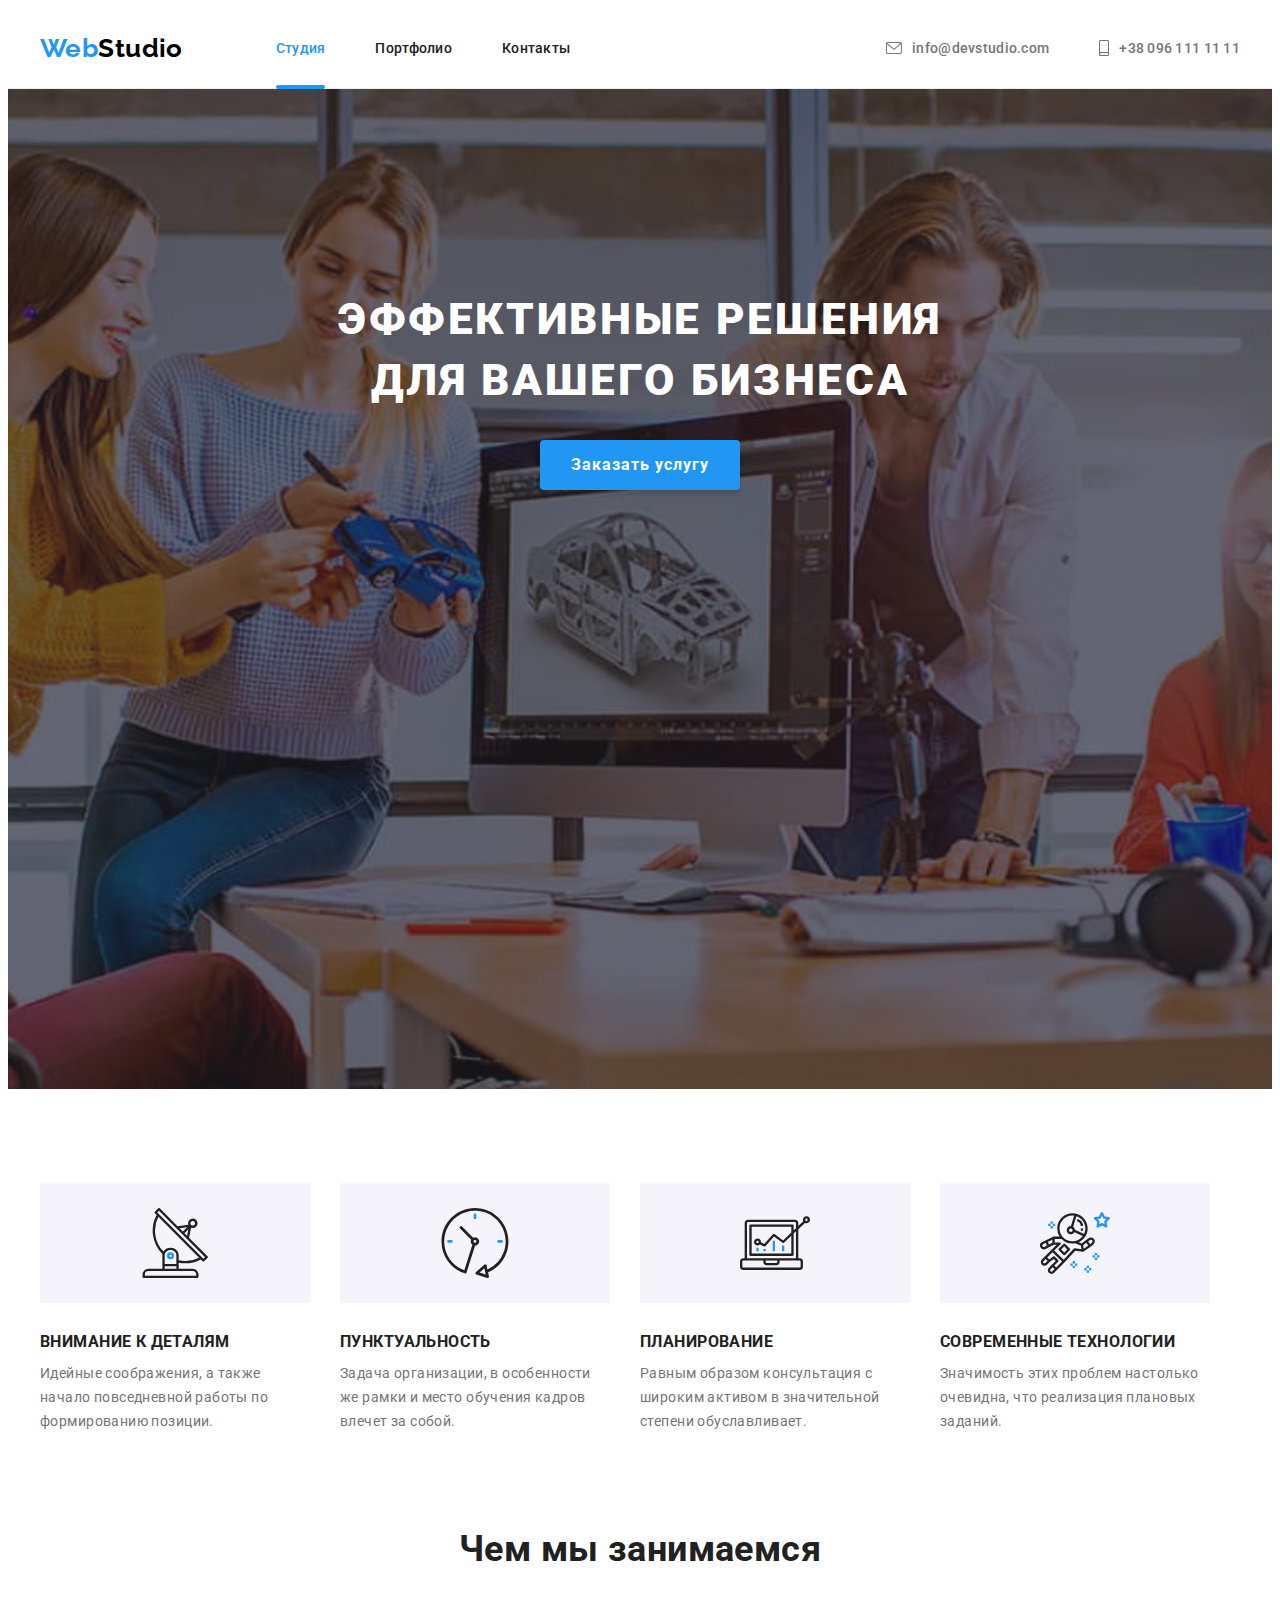
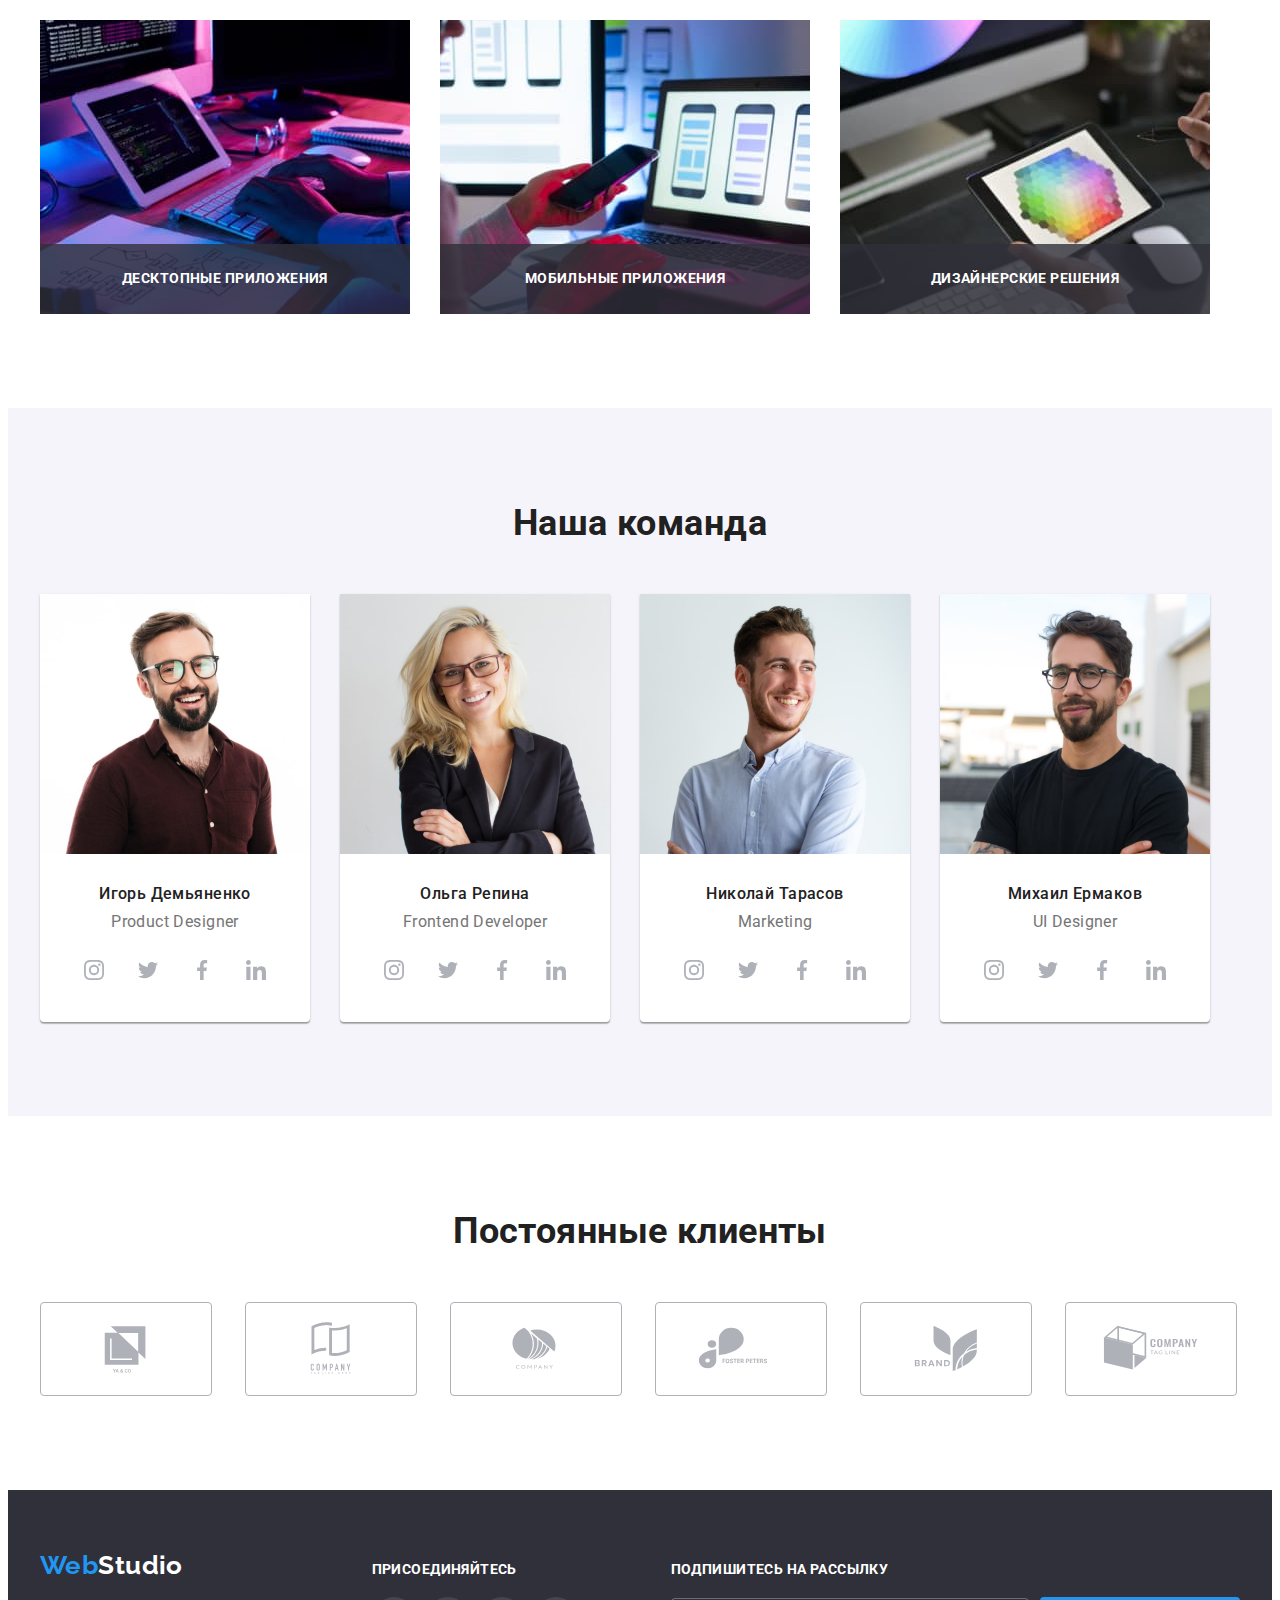
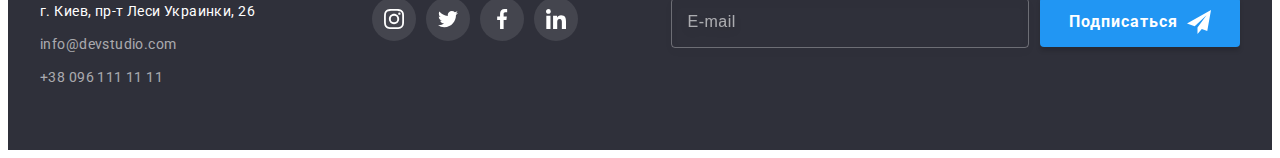
<file: index.html>
<!DOCTYPE html>
<html lang="ru">

<head>
  <meta charset="UTF-8">
  <meta http-equiv="X-UA-Compatible" content="IE=edge">
  <meta name="viewport" content="width=device-width, initial-scale=1.0">
  <title>Домашнее задание №6 Студия</title>
  <link rel="preconnect" href="https://fonts.googleapis.com">
  <link rel="preconnect" href="https://fonts.gstatic.com" crossorigin>
  <link href="https://fonts.googleapis.com/css2?family=Raleway:wght@700&family=Roboto:wght@400;500;700;900&display=swap"
        rel="stylesheet">
  <link rel="stylesheet" href="https://cdnjs.cloudflare.com/ajax/libs/modern-normalize/1.1.0/modern-normalize.min.css"
        integrity="sha512-wpPYUAdjBVSE4KJnH1VR1HeZfpl1ub8YT/NKx4PuQ5NmX2tKuGu6U/JRp5y+Y8XG2tV+wKQpNHVUX03MfMFn9Q=="
        crossorigin="anonymous" referrerpolicy="no-referrer" />
        <!-- анимация лого -->
  <link rel="stylesheet" href="https://cdnjs.cloudflare.com/ajax/libs/animate.css/4.1.1/animate.min.css" />
  <link rel="stylesheet" href="./css/styles.css">
</head>

<body>

  <header class="header">
    <!-------------ВЕРХНЯЯ ЛИНИЯ -------------------->
    <div class="container">
      <nav class="header-nav">
        <a href="" class="logo animate__animated animate__heartBeat">Web<span class="logo-header">Studio</span></a>
        <ul class="site-nav">
          <li class="site-nav-item"><a href="./index.html" class="site-nav-link current">Студия</a></li>
          <li class="site-nav-item"><a href="./portfolio.html" class="site-nav-link">Портфолио</a></li>
          <li class="site-nav-item"><a href="#contacts" class="site-nav-link">Контакты</a></li>
        </ul>
      </nav>
      <!-- mail,tel -->

      <ul class="connect-header">
        <li class="connect-header-item"><a href="mailto:info@devstudio.com"
             class="connect-header-link"><svg class="envelope" width="16" height="12">
                <use href="./images/symbol-defs (2).svg#icon-envelope"></use>
              </svg>info@devstudio.com</a></li>
        <li class="connect-header-item"><a href="tel:+380961111111" class="connect-header-link"><svg class="envelope" width="10" height="16">
          <use href="./images/symbol-defs (2).svg#icon-smartphone"></use>
        </svg>+38 096 111 11 11</a>
        </li>
      </ul>

    </div>
  </header>
  <main>
    <!-------------ГЕРОЙ -------------------->

    <section class="hero">
      <div class="container">
        <h1 class="hero-title title">Эффективные решения <br>
          для вашего бизнеса
        </h1>
        <button data-modal-open type="button" class="hero-btn btn">Заказать услугу</button>
      </div>
    </section>
    <!-------------ОСОБЕННОСТИ -------------------->
    <section class="feature section">
      <div class="container">
        <h2 class="visually-hidden">Особенности</h2>
        <ul class="feature-list">
          <li class="feature-item"><div class="feature-icon"><svg width="70" height="70">
            <use href="./images/symbol-defs (2).svg#icon-Group"></use></svg></div>
            <h3 class="feature-title title">Внимание к деталям</h3>
            <p class="feature-text">Идейные соображения, а также начало повседневной работы по формированию позиции.</p>
          </li>
          <li class="feature-item"><div class="feature-icon"><svg width="70" height="70">
            <use href="./images/symbol-defs (2).svg#icon-clock-1"></use></svg></div>
            <h3 class="feature-title title">Пунктуальность</h3>
            <p class="feature-text">Задача организации, в особенности же рамки и место обучения кадров влечет за собой.
            </p>
          </li>
          <li class="feature-item"><div class="feature-icon"><svg width="70" height="70">
            <use href="./images/symbol-defs (2).svg#icon-diagram-1"></use></svg></div>
            <h3 class="feature-title title">Планирование</h3>
            <p class="feature-text">Равным образом консультация с широким активом в значительной степени обуславливает.
            </p>
          </li>
          <li class="feature-item"><div class="feature-icon"><svg class="antena-icon" width="70" height="70">
            <use href="./images/symbol-defs (2).svg#icon-astronaut-1"></use></svg></div>
            <h3 class="feature-title title">Современные технологии</h3>
            <p class="feature-text">Значимость этих проблем настолько очевидна, что реализация плановых заданий.</p>
          </li>
        </ul>
      </div>

    </section>
    <!-------------ЧЕМ ЗАНИМАЕМСЯ -------------------->
    <section class="service section">
      <div class="container">
        <h2 class="service-title title">Чем мы занимаемся</h2>
        <ul class="service-list">
          <li class="service-item"><img src="images/box1_.jpg" alt="верстка сайтов" width="370"><p class="service-overlay">Десктопные приложения</p></li>
          <li class="service-item"><img src="images/box2_.jpg" alt="мобильные приложения" width="370"><p class="service-overlay">Мобильные приложения</p></li>
          <li class="service-item"><img src="images/box3_.jpg" alt="дизайнерские решения" width="370"><p class="service-overlay">Дизайнерские решения</p></li>
        </ul>
      </div>
    </section>
    <!-------------НАША КОМАНДА -------------------->
    <section class="team section">
      <div class="container">
        <h2 class="team-title title">Наша команда</h2>
        <ul class="team-list"> 
          <li class="team-item"><div class="team-shadow">
            <img src="images/img_1_Igor_Dem.jpg" alt="фото Игоря Демьяненко" width="270" />
            <div class="card-name"><h3 class="team-name">Игорь Демьяненко</h3>
            <p class="team-prof" lang="en">Product Designer</p>
          <!--------------------SOCIAL LINKS -------------------->
          <ul class="social-links-list">
            <li class="social-links-item"><a class="social-network" href="https://www.instagram.com/"><svg width="20" height="20"><use href="./images/symbol-defs (2).svg#icon-instagram-2"></use></svg></a></li>
            <li class="social-links-item"><a class="social-network" href="https://twitter.com/"><svg width="20" height="20"><use href="./images/symbol-defs (2).svg#icon-twitter-1"></use></svg></a></li>
            <li class="social-links-item"><a class="social-network" href="https://www.facebook.com/"><svg width="20" height="20"><use href="./images/symbol-defs (2).svg#icon-facebook-1"></use></svg></a></li>
            <li class="social-links-item"><a class="social-network" href="https://linkedin.com/"><svg width="20" height="20"><use href="./images/symbol-defs (2).svg#icon-linkedin-1"></use></svg></a></li>
          </ul>
          </div></div>
          </li>
          <li class="team-item"><div class="team-shadow">
            <img src="images/img_2_Olga_Rep.jpg" alt="фото Ольга Репина" width="270" />
            <div class="card-name"><h3 class="team-name">Ольга Репина</h3>
            <p class="team-prof" lang="en">Frontend Developer</p>
          <!---------------------- SOCIAL LINKS ----------------->
          <ul class="social-links-list">
            <li class="social-links-item"><a class="social-network" href="https://www.instagram.com/"><svg width="20" height="20">
                  <use href="./images/symbol-defs (2).svg#icon-instagram-2"></use>
                </svg></a></li>
            <li class="social-links-item"><a class="social-network" href="https://twitter.com/"><svg width="20" height="20">
                  <use href="./images/symbol-defs (2).svg#icon-twitter-1"></use>
                </svg></a></li>
            <li class="social-links-item"><a class="social-network" href="https://www.facebook.com/"><svg width="20" height="20">
                  <use href="./images/symbol-defs (2).svg#icon-facebook-1"></use>
                </svg></a></li>
            <li class="social-links-item"><a class="social-network" href="https://linkedin.com/"><svg width="20" height="20">
                  <use href="./images/symbol-defs (2).svg#icon-linkedin-1"></use>
                </svg></a></li>
          </ul>
          </div></div>
          </li>
          <li class="team-item"><div class="team-shadow">
            <img src="images/img_3_Nick_Tar.jpg" alt="фото Николай Тарасов" width="270" />
            <div class="card-name"><h3 class="team-name">Николай Тарасов</h3>
            <p class="team-prof" lang="en">Marketing</p>
          <!---------------------------- SOCIAL LINKS ------------------->
          <ul class="social-links-list">
            <li class="social-links-item"><a class="social-network" href="https://www.instagram.com/"><svg width="20" height="20">
                  <use href="./images/symbol-defs (2).svg#icon-instagram-2"></use>
                </svg></a></li>
            <li class="social-links-item"><a class="social-network" href="https://twitter.com/"><svg width="20" height="20">
                  <use href="./images/symbol-defs (2).svg#icon-twitter-1"></use>
                </svg></a></li>
            <li class="social-links-item"><a class="social-network" href="https://www.facebook.com/"><svg width="20" height="20">
                  <use href="./images/symbol-defs (2).svg#icon-facebook-1"></use>
                </svg></a></li>
            <li class="social-links-item"><a class="social-network" href="https://linkedin.com/"><svg width="20" height="20">
                  <use href="./images/symbol-defs (2).svg#icon-linkedin-1"></use>
                </svg></a></li>
          </ul>
          </div></div>
          </li>
          <li class="team-item"><div class="team-shadow">
            <img src="images/img_4_Mich_Erm.jpg" alt="фото Михаил Ермаков" width="270" />
            <div class="card-name"><h3 class="team-name">Михаил Ермаков</h3>
            <p class="team-prof" lang="en">UI Designer</p>
          <!-- -----------------------SOCIAL LINKS --------------------->
          <ul class="social-links-list">
            <li class="social-links-item"><a class="social-network" href="https://www.instagram.com/"><svg width="20" height="20">
                  <use href="./images/symbol-defs (2).svg#icon-instagram-2"></use>
                </svg></a></li>
            <li class="social-links-item"><a class="social-network" href="https://twitter.com/"><svg width="20" height="20">
                  <use href="./images/symbol-defs (2).svg#icon-twitter-1"></use>
                </svg></a></li>
            <li class="social-links-item"><a class="social-network" href="https://www.facebook.com/"><svg width="20" height="20">
                  <use href="./images/symbol-defs (2).svg#icon-facebook-1"></use>
                </svg></a></li>
            <li class="social-links-item"><a class="social-network" href="https://linkedin.com/"><svg width="20" height="20">
                  <use href="./images/symbol-defs (2).svg#icon-linkedin-1"></use>
                </svg></a></li>
          </ul>
          </div></div>
          </li>
        </ul>
      </div>
    </section>
    <!-- -------------------ПОСТОЯННЫЕ КЛИЕНТЫ-------------------- -->
    <section class="clients section">
      <div class="container">
        <h2 class="clients-title title">Постоянные клиенты</h2>
        <ul class="clients-list">
          <li class="clients-item"><a class="clients-links" href=""><svg width="106" height="60">
                  <use href="./images/symbol-defs (2).svg#icon-Logo1"></use>
                </svg></a></li>
          <li class="clients-item"><a class="clients-links" href=""><svg width="106" height="60">
                  <use href="./images/symbol-defs (2).svg#icon-Logo2"></use>
                </svg></a></li>
          <li class="clients-item"><a class="clients-links" href=""><svg width="106" height="60">
                  <use href="./images/symbol-defs (2).svg#icon-Logo3"></use>
                </svg></a></li>
          <li class="clients-item"><a class="clients-links" href=""><svg width="106" height="60">
                  <use href="./images/symbol-defs (2).svg#icon-Logo4"></use>
                </svg></a></li>
          <li class="clients-item"><a class="clients-links" href=""><svg width="106" height="60">
                  <use href="./images/symbol-defs (2).svg#icon-Logo5"></use>
                </svg></a></li>
          <li class="clients-item"><a class="clients-links" href=""><svg width="106" height="60">
                  <use href="./images/symbol-defs (2).svg#icon-Logo6"></use>
                </svg></a></li>
        </ul>
      </div>
    </section>
  </main>
  <!-------------ПОДВАЛ -------------------->
  <footer class="footer section">
    <div class="container footer-flex">
      <div class="coordinates">
           <a href="" class="logo logo-indent">Web<span class="logo-footer">Studio</span></a>
      <address class="connect-footer" id="contacts">
        <ul class="connect-footer-list">
          <li class="connect-footer-adress">г. Киев, пр-т Леси Украинки, 26</li>
          <li class="connect-footer-adress"><a class="connect-footer-mail" href="mailto:info@devstudio.com">info@devstudio.com</a></li>
          <li class="connect-footer-adress"><a class="connect-footer-mail" href="tel:+380961111111">+38 096 111 11 11</a></li>
        </ul>
      </address></div>
      <div class="subscribe"><p class="join title">Присоединяйтесь</p>
      <div class="footer-social">
          
        <ul class="social-links-list footer-social-list">
          <li class="social-links-item"><a class="social-network foot" href="https://www.instagram.com/"><svg width="20" height="20">
                <use href="./images/symbol-defs (2).svg#icon-instagram-2"></use>
              </svg></a></li>
          <li class="social-links-item"><a class="social-network foot" href="https://twitter.com/"><svg width="20" height="20">
                <use href="./images/symbol-defs (2).svg#icon-twitter-1"></use>
              </svg></a></li>
          <li class="social-links-item"><a class="social-network foot" href="https://www.facebook.com/"><svg width="20" height="20">
                <use href="./images/symbol-defs (2).svg#icon-facebook-1"></use>
              </svg></a></li>
          <li class="social-links-item"><a class="social-network foot" href="https://linkedin.com/"><svg width="20" height="20">
                <use href="./images/symbol-defs (2).svg#icon-linkedin-1"></use>
              </svg></a></li>
        </ul>
      </div>
    </div>
    <form action="#" class="form">
    <div class="form-field">
        <label class="form-lable"> <span class="join title">Подпишитесь на рассылку</span>
          <input type="email" class="form-input" name="email" placeholder="E-mail" /> 
        </label>
        <button type="submit" class="hero-btn btn sub_btn">Подписаться<svg class="icon_telegram" width="24" height="24">
          <use href="./images/symbol-defs (2).svg#icon-icon-send"></use>
        </svg></button>
      
    </div>
    </form>
    </div>
  </footer>
  <!--______________МОДАЛЬНОЕ ОКНО____________________ -->
  <div class="backdrop is-hidden" data-modal>
    <div class="modal"><button class="btn-closed" type="button" data-modal-close><svg width="18" height="18">
      <use href="./images/symbol-defs (2).svg#icon-close-btn"></use>
    </svg></button> 
    <!-- __________ФОРМА В МОДАЛЬНОМ ОКНЕ____________ -->
    <p class="modal-title">Оставьте свои данные, мы вам перезвоним</p>
  <form action="#" class="form-modal">
    <div class="form-modal-field">
      <label for="input-name" class="form-modal-lable">Имя</label>
      <span class="input-wrap"><input type="text" id="input-name" class="form-modal-input" name="modal-name" minlength="2" />
      <svg class="icon-name" width="18" height="18">
      <use href="./images/symbol-defs (2).svg#icon-person-black-18dp-1"></use>
      </svg></span>
    </div>
    <div class="form-modal-field">
      <label for="input-tel" class="form-modal-lable">Телефон</label>
      <span class="input-wrap"><input type="tel" id="input-tel" class="form-modal-input" name="modal-tel" >
        <svg class="icon-name" width="18" height="18">
          <use href="./images/symbol-defs (2).svg#icon-phone-black-18dp-1"></use>
          </svg>
      </span>
      </div>
    <div class="form-modal-field">
      <label for="input-email" class="form-modal-lable">Почта</label>
      <span class="input-wrap"><input type="email" id="input-email" class="form-modal-input" name="modal-email" >
        <svg class="icon-name" width="18" height="18">
          <use href="./images/symbol-defs (2).svg#icon-email-black-18dp-1"></use>
          </svg>
      </span>
      </div>
    <div class="form-modal-comment">
      <label for="textarea" class="form-modal-lable">Комментарий</label>
      <textarea class="form-modal-area" id="textarea" name="feedback" placeholder="Введите текст"></textarea>
    </div>
      <!--____________________________ CHECKBOX________________ -->
      <div class="form-modal-checkbox">
        <input type="checkbox" id="agreement" class="checkbox visually-hidden" name="terms" >
        <label for="agreement" class="check-lable"><span class="icon-check">
          <svg width="16" height="15">
            <use href="./images/symbol-defs (2).svg#icon-icon-check"></use>
          </svg>
        </span> Соглашаюсь с рассылкой и принимаю  <a href="#" class="">  Условия договора</a></label>
      </div>

      <button type="submit" class="hero-btn btn modal-btn">Отправить</button>
    </form>
    </div>

  </div> 

    
  <script src="./js/modal.js"></script>
</body>

</html>
</file>
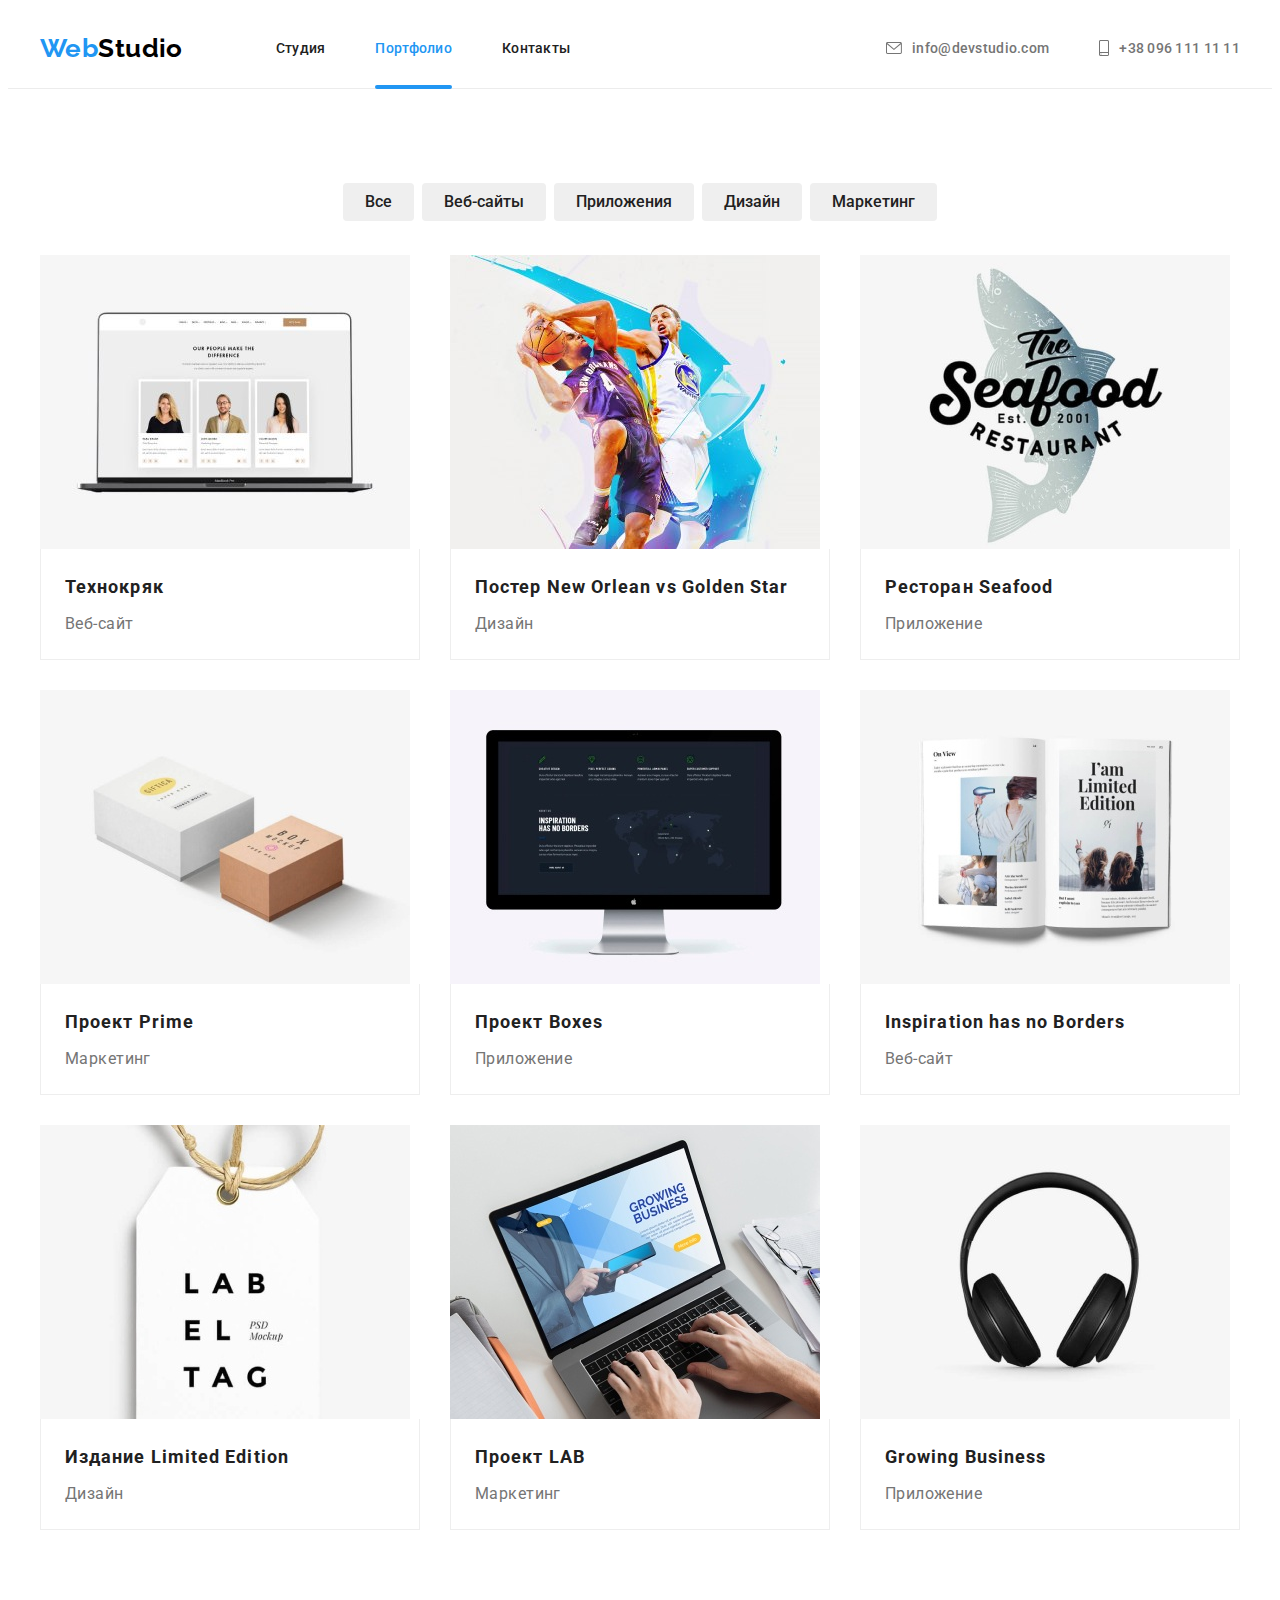
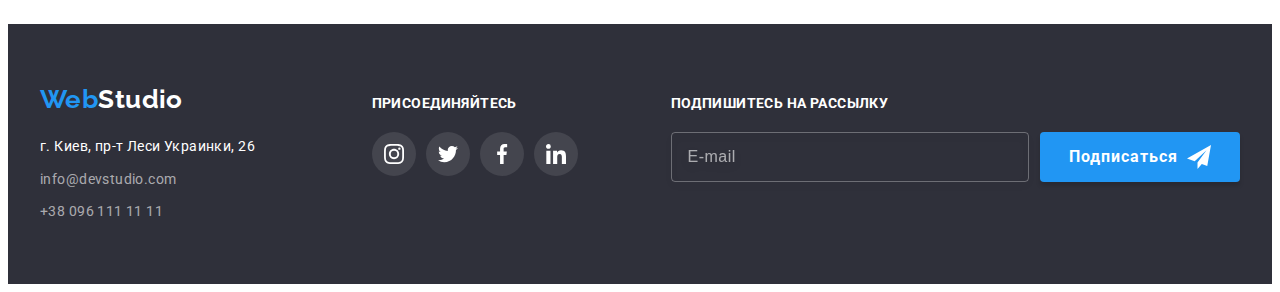
<file: portfolio.html>
<!DOCTYPE html>
<html lang="ru">

<head>
    <meta charset="UTF-8">
    <meta http-equiv="X-UA-Compatible" content="IE=edge">
    <meta name="viewport" content="width=device-width, initial-scale=1.0">
    <title>Домашнее задание №6 Портфолио</title>
    <link rel="preconnect" href="https://fonts.googleapis.com">
    <link rel="preconnect" href="https://fonts.gstatic.com" crossorigin>
    <link href="https://fonts.googleapis.com/css2?family=Raleway:wght@700&family=Roboto:wght@400;500;700;900&display=swap"
          rel="stylesheet">
    <link rel="stylesheet" href="https://cdnjs.cloudflare.com/ajax/libs/modern-normalize/1.1.0/modern-normalize.min.css"
          integrity="sha512-wpPYUAdjBVSE4KJnH1VR1HeZfpl1ub8YT/NKx4PuQ5NmX2tKuGu6U/JRp5y+Y8XG2tV+wKQpNHVUX03MfMFn9Q=="
          crossorigin="anonymous" referrerpolicy="no-referrer" />
        <!-- анимация лого -->
        <link rel="stylesheet" href="https://cdnjs.cloudflare.com/ajax/libs/animate.css/4.1.1/animate.min.css" />
    <link rel="stylesheet" href="./css/styles.css">
</head>

<body>
    <header class="header">
        <!-------------ВЕРХНЯЯ ЛИНИЯ -------------------->
        <div class="container">
            <nav class="header-nav">
                <a href="" class="logo animate__animated animate__heartBeat">Web<span class="logo-header">Studio</span></a>
                <ul class="site-nav">
                    <li class="site-nav-item"><a href="./index.html" class="site-nav-link">Студия</a></li>
                    <li class="site-nav-item"><a href="./portfolio.html" class="site-nav-link current">Портфолио</a></li>
                    <li class="site-nav-item"><a href="#contacts" class="site-nav-link">Контакты</a></li>
                </ul>
            </nav>
            <!-- mail,tel -->
    
            <ul class="connect-header">
                <li class="connect-header-item"><a href="mailto:info@devstudio.com" class="connect-header-link"><svg
                             class="envelope" width="16" height="12">
                            <use href="./images/symbol-defs (2).svg#icon-envelope"></use>
                        </svg>info@devstudio.com</a></li>
                <li class="connect-header-item"><a href="tel:+380961111111" class="connect-header-link"><svg
                             class="envelope" width="10" height="16">
                            <use href="./images/symbol-defs (2).svg#icon-smartphone"></use>
                        </svg>+38 096 111 11 11</a>
                </li>
            </ul>
    
        </div>
    </header>
    <main>
        <!-- Портфель -->
        <section class="section">
            <div class="container">
                <h1 class="visually-hidden">Портфолио</h1>
                <ul class="filter-list">
                    <li class="filter-item"><button type="button" class="filter-btn btn">Все</button></li>
                    <li class="filter-item"><button type="button" class="filter-btn btn">Веб-сайты</button></li>
                    <li class="filter-item"><button type="button" class="filter-btn btn">Приложения</button></li>
                    <li class="filter-item"><button type="button" class="filter-btn btn">Дизайн</button></li>
                    <li class="filter-item"><button type="button" class="filter-btn btn">Маркетинг</button></li>
                </ul>
                <ul class="projekt">
                    <li class=projekt-item><a class="projekt-link" href=""><div class="projekt-overlay"><img src="images/img.jpg" alt="Веб-сайт Технокряк" width="370">
                        <p class="projekt-overlay-text">Технокряк это современная площадка распространения коронавируса. Компании используют эту платформу для цифрового шпионажа и атак на защищённые сервера конкурентов.</p></div>
                            <div class="sign"><h2 class="projekt-titles">Технокряк</h2>
                            <p class="projekt-text">Веб-сайт</p></div>
                        </a></li>
                    <li class=projekt-item><a class="projekt-link" href=""><div class="projekt-overlay"><img src="images/img-1.jpg" alt="Дизайн постера"
                                 width="370"><p class="projekt-overlay-text">Технокряк это современная площадка распространения коронавируса. Компании используют эту
                                    платформу для цифрового шпионажа и атак на защищённые сервера конкурентов.</p></div>
                            <div class="sign"><h2 class="projekt-titles">Постер New Orlean vs Golden Star</h2>
                            <p class="projekt-text">Дизайн</p></div>
                        </a></li>
                    <li class=projekt-item><a class="projekt-link" href=""><div class="projekt-overlay"><img src="images/Group7.jpg" alt="Приложение рыбного ресторана"
                                 width="370"><p class="projekt-overlay-text">Технокряк это современная площадка распространения коронавируса. Компании используют эту
                                    платформу для цифрового шпионажа и атак на защищённые сервера конкурентов.</p>
                                </div>
                            <div class="sign"><h2 class="projekt-titles">Ресторан Seafood</h2>
                            <p class="projekt-text">Приложение</p></div>
                        </a></li>
                    <li class=projekt-item><a class="projekt-link" href=""><div class="projekt-overlay"><img src="images/img-3.jpg" alt="Проект Prime" width="370"><p class="projekt-overlay-text">Технокряк это современная площадка распространения коронавируса. Компании используют эту
                        платформу для цифрового шпионажа и атак на защищённые сервера конкурентов.</p>
                    </div>
                            <div class="sign"><h2 class="projekt-titles">Проект Prime</h2>
                            <p class="projekt-text">Маркетинг</p></div>
                        </a></li>
                    <li class=projekt-item><a class="projekt-link" href=""><div class="projekt-overlay"><img src="images/img-4.jpg" alt="Проект Boxes" width="370"><p class="projekt-overlay-text">Технокряк это современная площадка распространения коронавируса. Компании используют эту
                        платформу для цифрового шпионажа и атак на защищённые сервера конкурентов.</p>
                    </div>
                            <div class="sign"><h2 class="projekt-titles">Проект Boxes</h2>
                            <p class="projekt-text">Приложение</p></div>
                        </a></li>
                    <li class=projekt-item><a class="projekt-link" href=""><div class="projekt-overlay"><img src="images/img-5.jpg" alt="Сайт книг" width="370"><p class="projekt-overlay-text">Технокряк это современная площадка распространения коронавируса. Компании используют эту
                        платформу для цифрового шпионажа и атак на защищённые сервера конкурентов.</p>
                    </div>
                            <div class="sign"><h2 class="projekt-titles">Inspiration has no Borders</h2>
                            <p class="projekt-text">Веб-сайт</p></div>
                        </a></li>
                    <li class=projekt-item><a class="projekt-link" href=""><div class="projekt-overlay"><img src="images/img-6.jpg" alt="Дизайн Limited Edition" width="370"><p class="projekt-overlay-text">Технокряк это современная площадка распространения коронавируса. Компании используют эту
                        платформу для цифрового шпионажа и атак на защищённые сервера конкурентов.</p>
                    </div>
                            <div class="sign"><h2 class="projekt-titles">Издание Limited Edition</h2>
                            <p class="projekt-text">Дизайн</p></div>
                        </a></li>
                    <li class=projekt-item><a class="projekt-link" href=""><div class="projekt-overlay"><img src="images/img-7.jpg" alt="Маркетинг проект LAB" width="370"><p class="projekt-overlay-text">Технокряк это современная площадка распространения коронавируса. Компании используют эту
                        платформу для цифрового шпионажа и атак на защищённые сервера конкурентов.</p>
                    </div>
                            <div class="sign"><h2 class="projekt-titles">Проект LAB</h2>
                            <p class="projekt-text">Маркетинг</p></div>
                        </a></li>
                    <li class=projekt-item><a class="projekt-link" href=""><div class="projekt-overlay"><img src="images/img-2.jpg" alt="Приложение для бизнеса" width="370"><p class="projekt-overlay-text">Технокряк это современная площадка распространения коронавируса. Компании используют эту
                        платформу для цифрового шпионажа и атак на защищённые сервера конкурентов.</p>
                    </div>
                            <div class="sign"><h2 class="projekt-titles">Growing Business</h2>
                            <p class="projekt-text">Приложение</p></div></a></li>
                    
                </ul>
            </div>
        </section>
    </main>
    <!-- Подвал -->
    <footer class="footer section">
        <div class="container footer-flex">
            <div class="coordinates">
                <a href="" class="logo logo-indent">Web<span class="logo-footer">Studio</span></a>
                <address class="connect-footer" id="contacts">
                    <ul class="connect-footer-list">
                        <li class="connect-footer-adress">г. Киев, пр-т Леси Украинки, 26</li>
                        <li class="connect-footer-adress"><a class="connect-footer-mail"
                               href="mailto:info@devstudio.com">info@devstudio.com</a></li>
                        <li class="connect-footer-adress"><a class="connect-footer-mail" href="tel:+380961111111">+38 096
                                111 11 11</a></li>
                    </ul>
                </address>
            </div>
            <div class="subscribe">
                <p class="join title">Присоединяйтесь</p>
                <div class="footer-social">
    
                    <ul class="social-links-list footer-social-list">
                        <li class="social-links-item"><a class="social-network foot" href="https://www.instagram.com/"><svg
                                     width="20" height="20">
                                    <use href="./images/symbol-defs (2).svg#icon-instagram-2"></use>
                                </svg></a></li>
                        <li class="social-links-item"><a class="social-network foot" href="https://twitter.com/"><svg
                                     width="20" height="20">
                                    <use href="./images/symbol-defs (2).svg#icon-twitter-1"></use>
                                </svg></a></li>
                        <li class="social-links-item"><a class="social-network foot" href="https://www.facebook.com/"><svg
                                     width="20" height="20">
                                    <use href="./images/symbol-defs (2).svg#icon-facebook-1"></use>
                                </svg></a></li>
                        <li class="social-links-item"><a class="social-network foot" href="https://linkedin.com/"><svg
                                     width="20" height="20">
                                    <use href="./images/symbol-defs (2).svg#icon-linkedin-1"></use>
                                </svg></a></li>
                    </ul>
                </div>
            </div>
            <form class="form">
                <div class="form-field">
                    <label class="form-lable">
                        <span class="join title">Подпишитесь на рассылку</span>
                        <input type="email" class="form-input" name="email" placeholder="E-mail" />
                    </label>
                    <button type="submit" class="hero-btn btn sub_btn">Подписаться<svg class="icon_telegram" width="24"
                             height="24">
                            <use href="./images/symbol-defs (2).svg#icon-icon-send"></use>
                        </svg></button>
    
                </div>
            </form>
        </div>
    </footer>
   
</body>

</html>
</file>
<file: css/styles.css>
/* ----------------------RESET---------------- */
button {
  cursor: pointer;
}
button::-moz-focus-inner {
  padding: 0;
  border: 0;
}
a,
a:visited,
a:hover {
  text-decoration: none;
}
ul,
li {
  list-style: none;
}
img {
  vertical-align: top;
}

.visually-hidden {
  position: absolute;
  width: 1px;
  height: 1px;
  margin: -1px;
  padding: 0;
  overflow: hidden;
  border: 0;
  clip: rect(0 0 0 0);
}
/* ----------------------------RESET END---------------- */

:root {
  --text-prime-color: #757575;
  --text-title-color: #212121;
  --text-white-color: #ffffff;
  --accent-color: #2196f3;
  --bg-prime-color: #ffffff;
  --bg-second-color: #f5f4fa;
  --bg-hero-footer: #2f303a;
  --social-netw-color: #afb1b8;

  --timing-function: cubic-bezier(0.4, 0, 0.2, 1);
}

/*----------------- general styles--------------- */
body {
  color: var(--text-prime-color);
  font-family: 'Roboto', sans-serif;
  font-size: 14px;
  background-color: var(--bg-color);
  letter-spacing: 0.03em;
}

.title {
  text-transform: uppercase;
  color: var(--text-title-color);
  font-weight: 700;
}
.btn {
  font-family: inherit;
  cursor: pointer;
  padding: 0;
  margin: 0;
  border: 0;
  border-radius: 0;
}
.logo {
  color: var(--accent-color);
  font-family: 'Raleway', sans-serif;
  font-size: 26px;
  font-weight: 700;
  line-height: 1.17;
  text-decoration: none;
}

/*----------------------- STYLE RESET-----------------*/
h1,
h2,
h3,
h4,
h5,
h6,
p {
  margin-top: 0px;
  margin-bottom: 0px;
}
ul {
  margin-top: 0px;
  margin-bottom: 0px;
  padding-left: 0px;
}
img {
  display: block;
  max-width: 100%;
  height: auto;
}
.container {
  width: 1200px;
  padding-left: 15px;
  padding-right: 15px;
  margin: 0px auto;
}
.section {
  padding-top: 94px;
  padding-bottom: 94px;
}

/* ----------------------Header style----------------------- */
.header {
  border-bottom: 1px solid #ececec;
}
.logo-header {
  margin-right: 93px;
  color: #000000;
}
.site-nav {
  letter-spacing: 0.02em;
  display: flex;
  align-items: center;
}
.header-nav {
  display: flex;
  align-items: center;
}
.header .container {
  display: flex;
  align-items: center;
}

/*-------------------------- Navigation-------------- */
.site-nav-link {
  position: relative;

  display: block;
  color: var(--text-title-color);
  font-weight: 500;
  line-height: 1.17;
  text-decoration: none;
  padding-top: 32px;
  padding-bottom: 32px;

  transition: color 250ms var(--timing-function);
}

.site-nav-item:not(:last-child) {
  margin-right: 50px;
}

.site-nav-link:hover,
.site-nav-link:focus,
.site-nav-link:active {
  color: var(--accent-color);
}
.site-nav-link.current {
  color: var(--accent-color);
}
.site-nav-link::after {
  content: '';

  position: absolute;
  left: 0;
  bottom: -1px;

  display: block;
  width: 0%;
  height: 4px;
  background: var(--accent-color);
  border-radius: 2px;

  opacity: 0;
}
.site-nav-link.current::after {
  opacity: 1;
  width: 100%;
}

.envelope {
  display: inline-block;
  align-items: center;
  margin-right: 10px;
  fill: var(--text-prime-color);

  transition: fill 250ms var(--timing-function);
}

.connect-header {
  display: flex;
  align-items: center;
  margin-left: auto;
}
.connect-header-link {
  display: inline-flex;
  align-items: center;

  list-style: none;
  letter-spacing: 0.02em;
  font-weight: 500;
  line-height: 1.17;

  color: var(--text-prime-color);
  text-decoration: none;
  padding-top: 32px;
  padding-bottom: 32px;

  transition: color 250ms var(--timing-function);
}
.connect-header-link:hover .envelope,
.connect-header-link:focus .envelope,
.connect-header-link:hover,
.connect-header-link:focus {
  color: var(--accent-color);
  fill: var(--accent-color);
}
.connect-header-item:not(:last-child) {
  margin-right: 50px;
}
/*--------------------------------- Hero style--------------------- */
.hero {
  padding: 200px 0;
  text-align: center;

  margin-left: auto;
  margin-right: auto;
  max-width: 1600px;
  min-height: 600px;

  background-image: linear-gradient(
      rgba(47, 48, 58, 0.4),
      rgba(47, 48, 58, 0.4)
    ),
    url('../images/BG_Hero.jpg');
  background-color: var(--bg-hero-footer);
  background-repeat: no-repeat;
  background-position: center;
  background-size: cover;
}

.hero-title {
  margin-bottom: 30px;
  color: var(--text-white-color);
  font-weight: 900;
  font-size: 44px;
  letter-spacing: 0.06em;
  line-height: 1.37;
}
.hero-btn {
  width: 200px;
  padding-top: 10px;
  padding-bottom: 10px;
  box-shadow: 0px 4px 4px rgba(0, 0, 0, 0.15);
  border-radius: 4px;
  color: var(--text-white-color);
  background-color: var(--accent-color);
  font-size: 16px;
  font-weight: 700;
  line-height: 1.88;
  letter-spacing: 0.06em;

  transition: background-color 250ms var(--timing-function);
}

.hero-btn:hover,
.hero-btn:focus {
  background-color: #188ce8;
}
/* ---------------------------feature style-------------------- */
.feature-title {
  margin-bottom: 10px;
  line-height: 1.14;
}
.feature-list {
  display: flex;
  line-height: 1.71;
}
.feature-item {
  width: 270px;
}
.feature-item:not(:last-child) {
  margin-right: 30px;
}

.feature-text {
  color: var(--text-prime-color);
}
.feature-icon {
  display: flex;
  justify-content: center;
  margin-left: auto;
  margin-right: auto;
  margin-bottom: 30px;
  padding-top: 25px;
  padding-bottom: 25px;

  background-color: var(--bg-second-color);
}
/* ------------------------services provided style------------------ */
.service {
  padding-top: 0;
}

.service-title {
  margin-bottom: 50px;
  font-size: 36px;
  line-height: 1.17;
  text-align: center;
  text-transform: none;
}
.service-list {
  display: flex;
}
.service-item:not(:last-child) {
  margin-right: 30px;
}
.service-item {
  position: relative;
}
.service-overlay {
  display: flex;
  position: absolute;
  bottom: 0;

  width: 100%;
  height: 70px;

  font-weight: 700;
  line-height: 1.14;
  justify-content: center;
  align-items: center;
  text-transform: uppercase;
  color: var(--text-white-color);
  background-color: rgba(47, 48, 58, 0.8);
}
/*------------------------------- team style-------------------------- */
.team {
  background-color: var(--bg-second-color);
}
.team-title {
  margin-bottom: 50px;
  font-size: 36px;
  line-height: 1.17;
  text-align: center;
  text-transform: none;
}
.team-list {
  display: flex;
  flex-wrap: wrap;
  line-height: 1.17;
}
.team-item:not(:last-child) {
  margin-right: 30px;
}
.card-name {
  padding-top: 30px;
  padding-bottom: 30px;
}
.team-name {
  font-weight: 500;
  font-size: 16px;
  color: var(--text-title-color);
  text-align: center;
  margin-bottom: 10px;
  line-height: 1.19;
}
.team-prof {
  font-size: 16px;
  color: var(--text-prime-color);
  text-align: center;
}
.team-shadow {
  background-color: var(--text-white-color);
  box-shadow: 0px 1px 3px rgba(0, 0, 0, 0.12), 0px 1px 1px rgba(0, 0, 0, 0.14),
    0px 2px 1px rgba(0, 0, 0, 0.2);
  border-radius: 0px 0px 4px 4px;

  transition: box-shadow 250ms var(--timing-function);
}
.team-shadow:hover,
.team-shadow:focus {
  box-shadow: 0px 4px 4px rgba(0, 0, 0, 0.25), 0px 1px 1px rgba(0, 0, 0, 0.14),
    0px 2px 1px rgba(0, 0, 0, 0.2);
}
/* ------------------------SOCIAL LINKS STYLES-------------------- */

.social-links-list {
  display: flex;
  justify-content: center;
  margin-top: 16px;
}
.social-links-item:not(:last-child) {
  margin-right: 10px;
}

.social-network {
  display: flex;
  align-items: center;
  width: 44px;
  height: 44px;
  justify-content: center;
  fill: var(--social-netw-color);
  background-color: var(--bg-prime-color);
  border-radius: 50%;

  transition: background-color 250ms var(--timing-function),
    fill 250ms var(--timing-function);
}
.social-network:hover,
.social-network:focus {
  background-color: var(--accent-color);
  fill: var(--text-white-color);
}
/* -----------------------------clients---------------------- */
.clients-title {
  font-size: 36px;
  line-height: 1.17;
  text-align: center;
  text-transform: none;
  margin-bottom: 50px;
}
.clients-list {
  display: flex;
  flex-wrap: wrap;
  margin-left: -30px;
}
.clients-item {
  flex-basis: calc(100% / 6 - 30px);
  margin-left: 30px;
}
.clients-links {
  display: flex;
  align-items: center;
  width: 170px;
  height: 92px;
  justify-content: center;
  fill: var(--social-netw-color);
  background-color: var(--bg-prime-color);
  border: 1px solid #afb1b8;
  border-radius: 4px;

  transition: border-color 250ms var(--timing-function),
    fill 250ms var(--timing-function);
}
.clients-links:hover,
.clients-links:focus {
  border-color: var(--accent-color);
  fill: var(--accent-color);
}

/* --------------------PORTFOLIO ORIGINAL STYLES---------------------- */
.filter-list {
  display: flex;
  justify-content: center;
  margin-bottom: 34px;
  text-align: center;
}
.filter-item:not(:last-child) {
  margin-right: 8px;
}
.filter-btn {
  padding-top: 6px;
  padding-bottom: 6px;
  padding-left: 22px;
  padding-right: 22px;

  font-weight: 500;
  font-size: 16px;
  line-height: 1.6;
  color: var(--text-title-color);
  border-radius: 4px;

  transition: background-color 250ms var(--timing-function),
    color 250ms var(--timing-function), box-shadow 250ms var(--timing-function);
}
.filter-btn:hover,
.filter-btn:focus {
  background-color: var(--accent-color);
  color: var(--text-white-color);
  box-shadow: 0px 3px 1px rgba(0, 0, 0, 0.1), 0px 1px 2px rgba(0, 0, 0, 0.08),
    0px 2px 2px rgba(0, 0, 0, 0.12);
  border-radius: 4px;
}
.projekt {
  display: flex;
  flex-wrap: wrap;
  margin-top: -30px;
  margin-left: -30px;
}
.projekt-item {
  flex-basis: calc(100% / 3 - 30px);
  margin-top: 30px;
  margin-left: 30px;
}
.projekt-link {
  display: block;

  transition: box-shadow 250ms cubic-bezier(0.4, 0, 0.2, 1);
}
.projekt-link:hover,
.projekt-link:focus {
  box-shadow: 0px 1px 1px rgba(0, 0, 0, 0.12), 0px 4px 4px rgba(0, 0, 0, 0.06),
    1px 4px 6px rgba(0, 0, 0, 0.16);
}

.projekt-titles {
  margin-bottom: 4px;
  font-weight: 700;
  font-size: 18px;
  line-height: 2;
  letter-spacing: 0.06em;
  color: var(--text-title-color);
}
.projekt-text {
  font-size: 16px;
  line-height: 1.88;
  color: var(--text-prime-color);
}
.sign {
  padding-top: 20px;
  padding-bottom: 20px;
  padding-left: 24px;
  padding-right: 24px;
  border: 1px solid #eeeeee;
  border-top: none;
}
.projekt-overlay {
  position: relative;
  overflow: hidden;
}
.projekt-overlay-text {
  position: absolute;
  top: 0;
  left: 0;
  height: 100%;
  overflow: hidden;

  font-size: 18px;
  line-height: 1.55;
  color: var(--text-white-color);
  padding: 63px 24px;

  background: rgba(33, 150, 243, 0.9);
  transform: translateY(100%);
  transition: transform 250ms var(--timing-function);
}
.projekt-item:hover .projekt-overlay-text,
.projekt-item:focus .projekt-overlay-text,
.projekt-link:hover .projekt-overlay-text,
.projekt-link:focus .projekt-overlay-text {
  transform: translateY(0%);
}

/*----------------------------- footer style------------------- */
.footer {
  background-color: var(--bg-hero-footer);
  padding-top: 60px;
  padding-bottom: 60px;
}
.logo-indent {
  display: block;
  margin-right: 0;
  margin-bottom: 20px;
}
.logo-footer {
  color: var(--text-white-color);
}
.connect-footer {
  line-height: 1.71;
  font-style: normal;
}

.connect-footer-adress:not(:last-child) {
  color: var(--text-white-color);
  margin-bottom: 9px;
}
.connect-footer-mail {
  color: rgba(255, 255, 255, 0.6);

  transition: color 250ms var(--timing-function);
}
.connect-footer-mail:hover,
.connect-footer-mail:focus {
  color: var(--accent-color);
}
/* ------------------------FOOTER SOCIAL LINKS-------------------- */
.footer-flex {
  display: flex;
  align-items: baseline;
}
.coordinates {
  flex-grow: 1;
}
.subscribe {
  margin-left: 70px;
}
.footer-social-list {
  margin-top: 0;
}
.footer-social {
  display: flex;
  justify-content: center;
  align-items: center;
  height: ;
}
.join {
  display: block;
  color: var(--text-white-color);

  margin-bottom: 20px;

  line-height: 1.17;
}

.foot {
  fill: var(--text-white-color);
  background-color: rgba(255, 255, 255, 0.1);
}
/* _________ФОРМА ПОДПИСКА______________ */
.form {
  display: inline-block;
  margin-left: 93px;
}
.form-input {
  width: 358px;
  height: 50px;
  margin-right: 8px;
  padding-left: 16px;
  border: 1px solid rgba(255, 255, 255, 0.3);
  box-sizing: border-box;
  filter: drop-shadow(0px 4px 4px rgba(0, 0, 0, 0.15));
  border-radius: 4px;
  color: var(--text-white-color);
  background: transparent;
  transition: border-color 250ms var(--timing-function);
}
.form-input::placeholder {
  font-family: inherit;
  font-size: 16px;
  line-height: 1.25;
  letter-spacing: 0.03em;

  color: rgba(255, 255, 255, 0.6);
}
.form .form-input:focus {
  border-color: var(--bg-prime-color);
}
.sub_btn {
  display: inline-flex;
  align-items: center;
  padding-left: 29px;
}
.icon_telegram {
  display: inline-block;
  margin-left: 9px;
}
/*__________ МОДАЛЬНОЕ ОКНО____________ */
.backdrop {
  position: fixed;
  top: 0;
  left: 0;
  width: 100%;
  height: 100%;
  background-color: rgba(0, 0, 0, 0.2);

  opacity: 1;
  visibility: visible;
  transition: opacity 300ms var(--timing-function),
    visibility 300ms var(--timing-function);
}
.backdrop.is-hidden {
  opacity: 0;
  pointer-events: none;
  visibility: hidden;
}
.backdrop.is-hidden .modal {
  transform: translate(-50%, -50%) scale(0.5);
}

.modal {
  position: absolute;
  top: 50%;
  left: 50%;
  padding: 40px;

  width: 528px;
  height: 581px;
  background-color: var(--bg-prime-color);
  box-shadow: 0px 1px 3px rgba(0, 0, 0, 0.12), 0px 1px 1px rgba(0, 0, 0, 0.14),
    0px 2px 1px rgba(0, 0, 0, 0.2);
  border-radius: 4px;

  transform: translate(-50%, -50%);
  transition: transform 300ms var(--timing-function);
}
/* ______СТИЛИ ФОРМЫ В МОДАЛЬНОМ ОКНЕ______________ */
.modal-title {
  font-weight: 700;
  font-size: 20px;
  line-height: 1.15;
  text-align: center;
  margin-bottom: 12px;

  color: var(--text-title-color);
}
.form-modal-field {
  margin-bottom: 10px;
  transition: fill 250ms var(--timing-function);
}
.form-modal-input {
  width: 100%;
  height: 40px;
  padding: 12px 12px 12px 42px;
  border: 1px solid rgba(33, 33, 33, 0.2);
  border-radius: 4px;

  transition: border-color 250ms var(--timing-function);
}
.form-modal-field input:focus {
  border-color: var(--accent-color);
  outline: none;
}
.form-modal-field:focus-within {
  fill: var(--accent-color);
}

.form-modal-area {
  display: block;
  width: 100%;
  resize: none;
  height: 120px;
  padding: 12px 16px;

  border: 1px solid rgba(33, 33, 33, 0.2);
  border-radius: 4px;

  transition: border-color 250ms var(--timing-function);
}
.form-modal-comment textarea:focus {
  border-color: var(--accent-color);
  outline: none;
}
.form-modal-area::placeholder {
  font-family: inherit;
  font-size: 14px;
  line-height: 1.17;
  letter-spacing: 0.01em;

  color: rgba(117, 117, 117, 0.5);
}
.input-wrap {
  position: relative;
  display: block;
}

.form-modal-comment {
  margin-bottom: 20px;
}
.icon-name {
  position: absolute;
  top: 50%;
  transform: translateY(-50%);
  left: 12px;
}
.form-modal-lable {
  display: block;
  font-size: 12px;
  line-height: 1.16;
  letter-spacing: 0.01em;
  margin-bottom: 4px;
}
.form-modal-comment textarea:focus {
  border-color: var(--accent-color);
  outline: none;
}

/* __________CHECKBOX_____________ */
.form-modal-checkbox {
  margin-bottom: 30px;
}
.check-lable a {
  text-decoration-line: underline;
  color: var(--accent-color);
  padding-left: 4px;
}

.check-lable {
  display: flex;
  justify-content: center;
  align-items: center;
  line-height: 1.7;
  cursor: pointer;
}
.icon-check {
  width: 16px;
  height: 15px;
  border: 2px solid var(--text-title-color);
  border-radius: 2px;
  margin-right: 8px;
  display: flex;
  align-items: center;
  justify-content: center;
  fill: transparent;
}

.checkbox:checked + .check-lable > .icon-check {
  border: none;
  fill: var(--accent-color);
}
.modal-btn {
  display: block;
  margin: auto;
}
/* ____Button closed MODAL WINDOW_______ */
.btn-closed {
  position: absolute;
  top: 8px;
  right: 8px;
  display: flex;
  justify-content: center;
  align-items: center;
  width: 30px;
  height: 30px;
  border-radius: 50%;
  background: var(--bg-prime-color);
  border: 1px solid rgba(0, 0, 0, 0.1);

  transition: border 300ms var(--timing-function);
}
.btn-closed:hover,
.btn-closed:focus {
  border: 1px solid var(--accent-color);
  fill: var(--accent-color);
}
</file>
